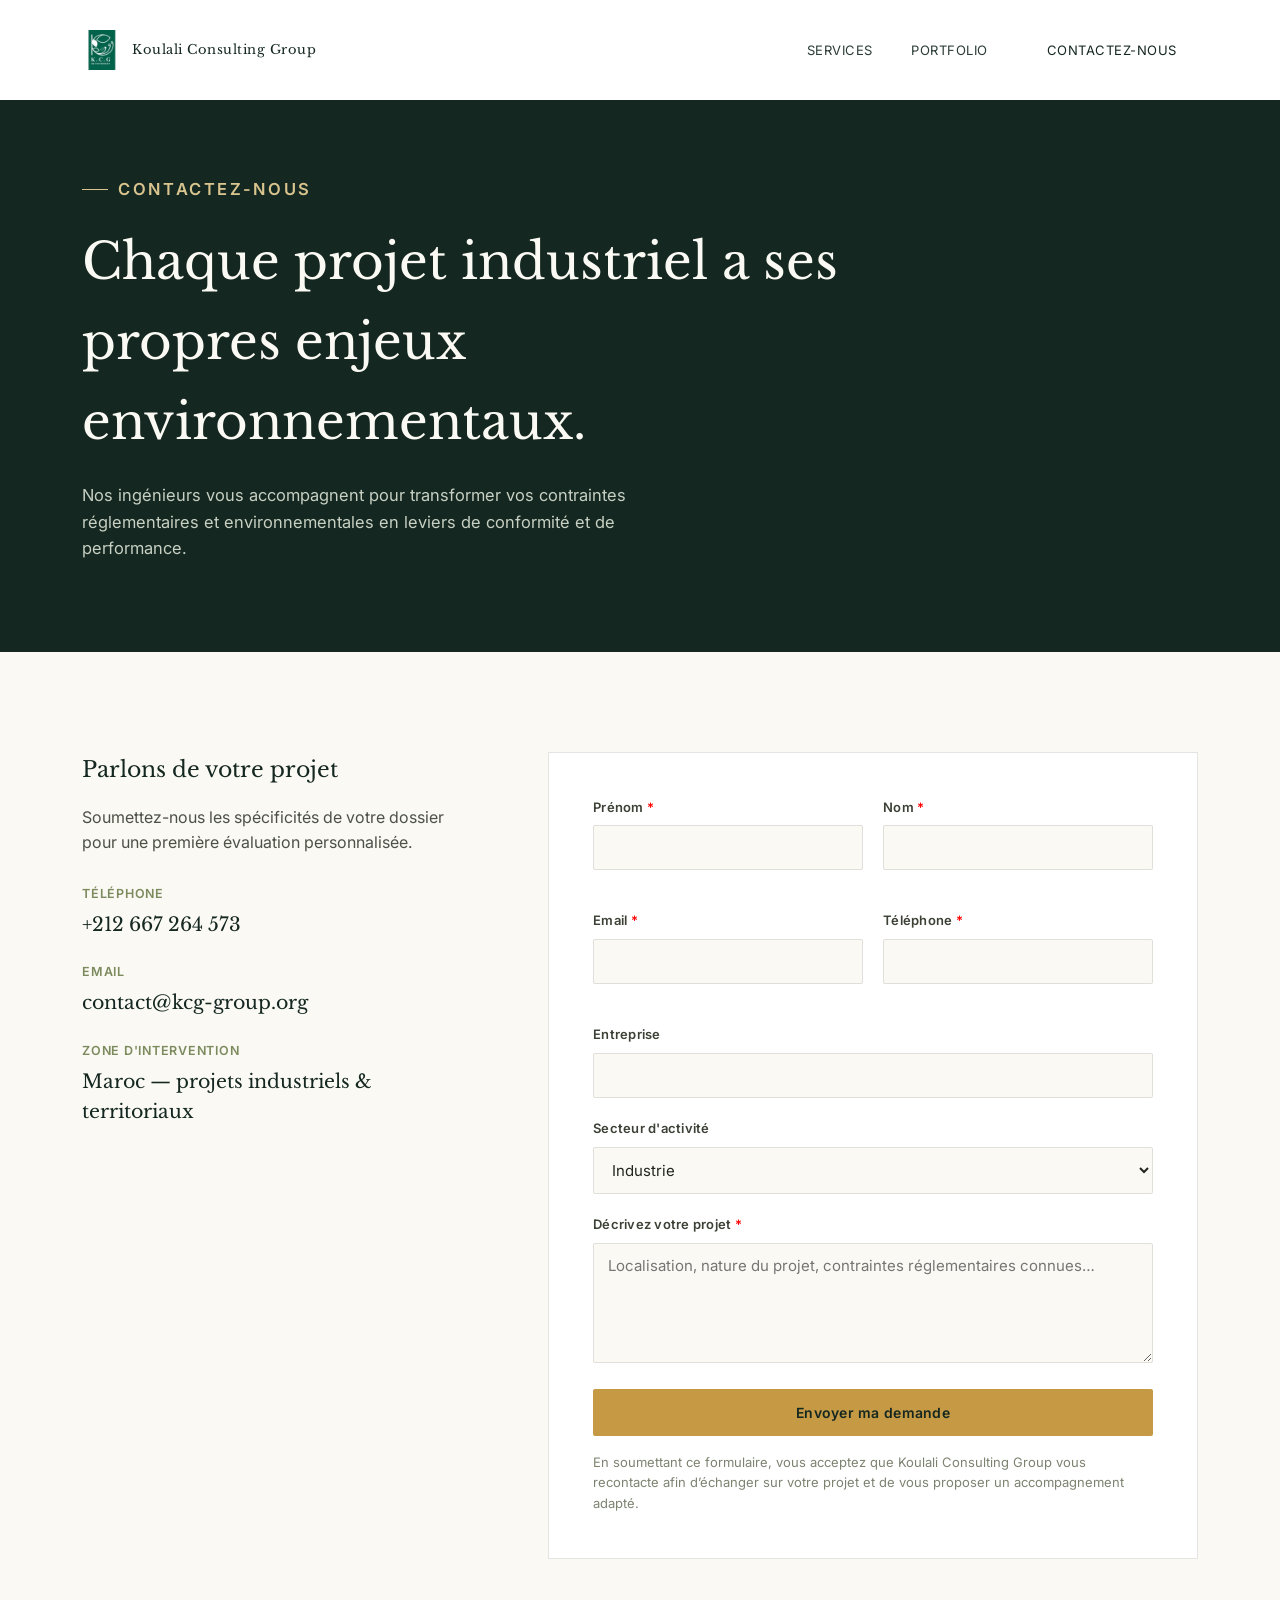
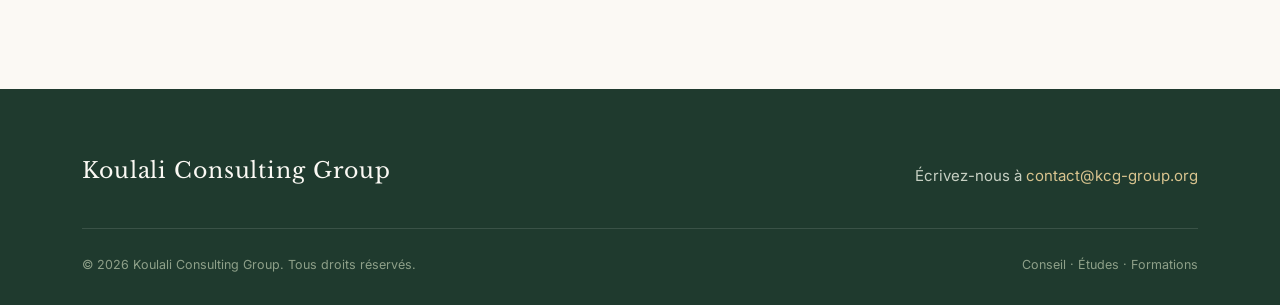
<file: contact.html>
<!doctype html>
<html lang="fr">
<head>
<meta charset="utf-8">
<meta name="viewport" content="width=device-width, initial-scale=1">
<title>Contactez-nous — Koulali Consulting Group</title>
<link rel="preconnect" href="https://fonts.gstatic.com" crossorigin>
<link rel="stylesheet" href="https://fonts.googleapis.com/css2?family=Libre+Baskerville:ital,wght@0,400;0,700;1,400&family=Inter:wght@400;500;600;700&display=swap">
<link rel="stylesheet" href="styles.css">
<link rel="icon" type="image/png" href="favicon.png" sizes="96x96">
</head>
<body>
  

<header id="siteHeader">
  <div class="wrap">
    <a href="index.html" class="logo">
      <img src="logo.png" alt="Koulali Consulting Group Logo" style="height: 40px; vertical-align: middle; margin-right: 10px;">
      Koulali Consulting Group
    </a>
    <nav id="siteNav">
      <button class="menu-toggle" id="menuToggle" aria-label="Ouvrir le menu">
        <span></span><span></span><span></span>
      </button>
      <ul>
        <li><a href="index.html#services">Services</a></li>
        <li><a href="portfolio.html">Portfolio</a></li>
        <li><a href="contact.html" class="cta">Contactez-nous</a></li>
      </ul>
    </nav>
  </div>
</header>

<section class="page-hero">
  <div class="wrap">
    <p class="eyebrow">Contactez-nous</p>
    <h1>Chaque projet industriel a ses propres enjeux environnementaux.</h1>
    <p>Nos ingénieurs vous accompagnent pour transformer vos contraintes réglementaires et environnementales en leviers de conformité et de performance.</p>
  </div>
</section>

<section class="contact-section">
  <div class="wrap contact-grid">

    <div class="contact-info">
      <h3>Parlons de votre projet</h3>
      <p>Soumettez-nous les spécificités de votre dossier pour une première évaluation personnalisée.</p>

      <div class="contact-detail">
        <div class="k">Téléphone</div>
        <a href="tel:+212667264573">+212 667 264 573</a>
      </div>
      <div class="contact-detail">
        <div class="k">Email</div>
        <a href="mailto:contact@kcg-group.org">contact@kcg-group.org</a>
      </div>
      <div class="contact-detail">
        <div class="k">Zone d'intervention</div>
        <span>Maroc — projets industriels &amp; territoriaux</span>
      </div>
    </div>

    <div class="form-card">
      <div class="form-success" id="formSuccess">
        Merci ! Votre message a bien été envoyé. Nous revenons vers vous rapidement.
      </div>

      <form id="contactForm">
        <div class="form-row">
          <div class="field">
            <label for="firstName">Prénom <span style="color: red;">*</span></label>
            <input type="text" id="firstName" name="firstName" required>
          </div>
          <div class="field">
            <label for="lastName">Nom <span style="color: red;">*</span></label>
            <input type="text" id="lastName" name="lastName" required>
          </div>
        </div>

        <div class="form-row">
          <div class="field">
            <label for="email">Email <span style="color: red;">*</span></label>
            <input type="email" id="email" name="email" required>
          </div>
          <div class="field">
            <label for="phone">Téléphone <span style="color: red;">*</span></label>
            <input type="tel" id="phone" name="phone">
          </div>
        </div>

        <div class="field">
          <label for="company">Entreprise</label>
          <input type="text" id="company" name="company">
        </div>

        <div class="field">
          <label for="sector">Secteur d'activité</label>
          <select id="sector" name="sector">
            <option>Industrie</option>
            <option>Logistique &amp; infrastructures</option>
            <option>Énergie</option>
            <option>Agroalimentaire</option>
            <option>Tourisme &amp; immobilier</option>
            <option>Autre</option>
          </select>
        </div>

        <div class="field">
          <label for="message">Décrivez votre projet <span style="color: red;">*</span></label>
          <textarea id="message" name="message" required placeholder="Localisation, nature du projet, contraintes réglementaires connues…"></textarea>
        </div>

        <button type="submit" class="btn btn-primary" id="submitBtn">Envoyer ma demande</button>
        <p class="form-note">En soumettant ce formulaire, vous acceptez que Koulali Consulting Group vous recontacte afin d’échanger sur votre projet et de vous proposer un accompagnement adapté.</p>
      </form>
    </div>

  </div>
</section>

<footer>
  <div class="wrap">
    <div class="footer-top">
      <a href="index.html" class="logo">Koulali Consulting Group</a>
      <p class="contact-line">Écrivez-nous à <a href="mailto:contact@kcg-group.org">contact@kcg-group.org</a></p>
    </div>
    <div class="footer-bottom">
      <span>© 2026 Koulali Consulting Group. Tous droits réservés.</span>
      <span>Conseil · Études · Formations</span>
    </div>
  </div>
</footer>

<script src="script.js"></script>
<script>
document.getElementById('contactForm').addEventListener('submit', async function(e) {
  e.preventDefault();
  const btn = document.getElementById('submitBtn');
  btn.textContent = 'Envoi en cours…';
  btn.disabled = true;

  const formData = new FormData(this);

  try {
    const response = await fetch('https://formspree.io/f/xjgqzwyw', {
      method: 'POST',
      body: formData,
      headers: { 'Accept': 'application/json' }
    });

    if (response.ok) {
      document.getElementById('contactForm').style.display = 'none';
      document.getElementById('formSuccess').style.display = 'block';
    } else {
      btn.textContent = 'Erreur — réessayez';
      btn.disabled = false;
    }
  } catch (error) {
    btn.textContent = 'Erreur — réessayez';
    btn.disabled = false;
  }
});
</script>
</body>
</html>
</file>
<file: styles.css>
:root{
    --forest:#1f3a2e;
    --forest-deep:#142720;
    --sand:#f3ede0;
    --ochre:#c69a45;
    --moss:#7c8b5e;
    --ink:#22261f;
    --paper:#fbf9f4;
    --line: rgba(34,38,31,0.12);
    --serif: 'Libre Baskerville', Georgia, serif;
    --sans: 'Inter', -apple-system, BlinkMacSystemFont, sans-serif;
    --container: 1180px;
  }

  *{box-sizing:border-box; margin:0; padding:0;}
  html{scroll-behavior:smooth;}
  body{
    font-family: var(--sans);
    color: var(--ink);
    background: var(--paper);
    line-height:1.6;
    -webkit-font-smoothing: antialiased;
  }
  img{max-width:100%; display:block;}
  a{color:inherit; text-decoration:none;}
  ul{list-style:none;}
  .wrap{max-width:var(--container); margin:0 auto; padding:0 32px;}
  
  .eyebrow{
    font-family: var(--sans);
    font-size:12.5px;
    letter-spacing:.16em;
    text-transform:uppercase;
    font-weight:600;
    color: var(--ochre);
    display:flex; align-items:center; gap:10px;
  }
  .eyebrow::before{
    content:"";
    width:26px; height:1px; background: var(--ochre);
    display:inline-block;
  }
  h1,h2,h3{ font-family: var(--serif); font-weight:400; color: var(--forest-deep); }
  h2{ font-size: clamp(30px,4vw,44px); line-height:1.15; letter-spacing:-.01em;}
  .btn{
    display:inline-flex; align-items:center; gap:10px;
    padding:14px 28px;
    border-radius:2px;
    font-family:var(--sans); font-weight:600; font-size:14px;
    letter-spacing:.02em;
    border:1px solid transparent;
    cursor:pointer;
    transition: all .25s ease;
  }
  
.button-wrapper {
  display: flex;
  justify-content: flex-end; /* Centers the button under the text */
}

/* Ensure the button matches your existing design */
.btn-secondary {
  background: transparent; 
  border: 1px solid #d9c48f;      
  color: #d9c48f;
  margin-top: 60px;                 
  padding: 12px 30px;
  text-decoration: none;
  font-weight: bold;
  transition: all 0.3s ease;
}

.btn-secondary:hover {
  background: #d9c48f;              /* Fills the background on hover */
  color: #000;                      /* Changes text to black on hover */
}
   
  .btn-primary{ background: var(--ochre); color: var(--forest-deep); }
  .btn-primary:hover{ background:#dbaf5c; transform:translateY(-1px);}
  .btn-outline{ border-color: rgba(255,255,255,.5); color:#fff; }
  .btn-outline:hover{ border-color:#fff; background:rgba(255,255,255,.08);}
  .btn-outline.dark{ border-color: rgba(34,38,31,.3); color: var(--forest-deep);}
  .btn-outline.dark:hover{ border-color: var(--forest-deep); background: rgba(31,58,46,.06);}

  /* ===== Header ===== */
  header{
    position:fixed; top:0; left:0; right:0; z-index:9999;
    padding:30px 0;
    background: #ffffff;
    box-shadow: 0 1px 0 var(--line);
    transition: background .35s ease, padding .35s ease, box-shadow .35s ease;
  }
  header .wrap{ display:flex; align-items:center; justify-content:space-between; }
  header.scrolled{
    background: #ffffff;
    backdrop-filter: blur(6px);
    padding:20px 0;
    box-shadow: 0 1px 0 var(--line);
  }
  
  .logo { 
  display: flex;
  align-items: center;
  font-family: var(--serif); 
  font-size: 13px; 
  letter-spacing: .04em; 
  color: var(--forest-deep); 
  transition: color .35s ease;
}
.logo img {
  height: 30px; /* Adjust this value based on your header's height */
  width: auto;
  margin-right: 12px; /* Adds space between the logo and text */
}
  .logo b{font-weight:700;}
  header.scrolled .logo{ color: var(--forest-deep); }
  nav ul{ display:flex; gap:38px; align-items:center; }
  nav a{
    font-size:13px; font-weight:400; letter-spacing:.04em; text-transform:uppercase;
    color:var(--forest-deep); opacity:.9; transition: color .35s ease, opacity .2s;
  }
  header.scrolled nav a{ color: var(--forest-deep); }
  nav a:hover{ opacity:.65; }
  nav a.cta{
    padding:10px 20px; border:1px solid rgba(255,255,255,.55); border-radius:2px; opacity:1;
  }
  header.scrolled nav a.cta{ border-color: rgba(31,58,46,.35); }
  nav a.cta:hover{ background:rgba(255,255,255,.12); }
  header.scrolled nav a.cta:hover{ background: rgba(31,58,46,.06); }
  .menu-toggle{ display:none; }

  /* ===== Hero ===== */
  .hero{
    position:relative;
    min-height: 92vh;
    display:flex; align-items:flex-end;
    background: linear-gradient(180deg, rgba(20,39,32,.35), rgba(15,28,23,.82)),
      url('https://images.squarespace-cdn.com/content/v1/6a2030fb1f6ac825b6d7515f/d8b0d832-1fa6-4586-a76b-be7e11b95d45/PL-52.jpg') center/cover no-repeat;
    padding: 160px 0 0;
    overflow:hidden;
  }
  .hero-inner{ max-width: 900px; margin: 0 auto; text-align: center; padding-bottom: 120px; }
  .hero-wrap {
  padding: 0 !important; /* Forces removal of the 32px padding for this section */
  max-width: 100%;       /* Allows it to occupy full screen width */
}
  .hero .eyebrow{ color:#d9c48f; margin-bottom:22px; }
  .hero .eyebrow::before{ background:#d9c48f; }
  .hero h1{
    font-size: clamp(36px, 5.4vw, 62px);
    line-height:1.12;
    color:#fdfcf8;
    margin-bottom:30px;
    max-width: 100%;
    text-align: center;
    white-space: normal;
  }
  .hero-actions{ display:flex; justify-content: center; gap:16px; flex-wrap:wrap; margin-top:24px;}
  .hero-divider{
    position:absolute; left:0; right:0; bottom:-1px; line-height:0;
  }
  .hero-divider svg{ width:100%; height:auto; display:block; }

  /* ===== About ===== */
  .about{ background: var(--paper); padding: 130px 0 110px; }
  .about .grid{
    display:grid; grid-template-columns: 0.9fr 1.1fr; gap:76px; align-items:center;
  }
  .about-media{ position:relative; }
  .about-media img{ border-radius:2px; }
  .about-media::before{
    content:"";
    position:absolute; top:-22px; left:-22px; width:60%; height:60%;
    border:1px solid var(--ochre);
    z-index:-1;
  }
  .about h2{ margin-bottom:24px; font-size:21px; max-width: 60ch}
  .about p{ color:#4c5147; font-size:16.5px; max-width: 60ch; margin-bottom:16px; text-align: justify;}
  .about p:last-of-type{ margin-bottom:0; }
  .about .kicker-line{ font-family: var(--serif); font-style:italic; color: var(--moss); font-size:17.5px; margin-top:26px; max-width: 60ch}



  /* ===== Notre histoire ===== */
  .hist{ background: var(--sand); padding: 70px 0 70px; }
  .hist .grid{
    display:grid; grid-template-columns: 1fr; align-items:center; justify-items: center;
  }
  .hist-media{ position:relative; }
  .hist-media img{ border-radius:2px; }
  .hist-media::before{
    content:"";
    position:absolute; top:-22px; left:-22px; width:40%; height:40%;
    border:1px solid var(--ochre);
    z-index:-1;
  }
  .hist h2{ margin-bottom:24px; }
  .hist p{ color:#20211e; font-size:16.5px; max-width: 100ch; margin-bottom:16px; text-align: justify;}
  .hist p:last-of-type{ margin-bottom:0; }
  .hist .kicker-line{ font-family: var(--serif); font-style:italic; color: var(--moss); font-size:19px; margin-top:26px; }






  /* ===== Services ===== */
  .services{ background: var(--forest); color:#f2efe6; padding: 130px 0; position:relative; }
  .services .head{ max-width: 640px; margin-bottom: 56px; }
  .services .eyebrow{ color:#d9c48f; }
  .services .eyebrow::before{ background:#d9c48f; }
  .services h2{ color:#fbf9f4; }
  .services > .wrap > p{ color:#c7d0c3; margin-top:18px; font-size:16.5px; max-width:56ch; }

  .tabs{ display:flex; gap:8px; flex-wrap:wrap; border-bottom:1px solid rgba(255,255,255,.14); margin-bottom:48px; }
  .tab-btn{
    background:none; border:none; cursor:pointer;
    font-family:var(--sans); color:#c7d0c3; font-size:14px; font-weight:600;
    letter-spacing:.03em; text-transform:uppercase;
    padding:14px 18px 16px;
    position:relative;
    transition: color .2s;
  }
  .tab-btn::after{
    content:""; position:absolute; left:18px; right:18px; bottom:-1px; height:2px;
    background: var(--ochre); transform: scaleX(0); transform-origin:left;
    transition: transform .25s ease;
  }
  .tab-btn:hover{ color:#fff; }
  .tab-btn.active{ color:#fff; }
  .tab-btn.active::after{ transform: scaleX(1); }

  .panel{ display:none; }
  .panel.active{ display:block; animation: fadein .4s ease; }
  @keyframes fadein{ from{opacity:0; transform:translateY(6px);} to{opacity:1; transform:none;} }

  .panel-tag{ font-family: var(--serif); font-style:italic; font-size:20px; color:#d9c48f; margin-bottom:34px; }

  .service-cards{ display:grid; grid-template-columns: repeat(3, 1fr); gap:1px; background: rgba(255,255,255,.14); border:1px solid rgba(255,255,255,.14); }
  .service-card{ background: var(--forest-deep); padding:34px 30px; }
  .service-card .leaf{ margin-bottom:20px; }
  .service-card h3{ color:#fbf9f4; font-size:19px; margin-bottom:12px; line-height:1.3; }
  .service-card p{ color:#b9c2b4; font-size:14.5px; }

  /* ===== Clients ===== */
  .clients{ padding:80px; background: #ffffff; }
  .clients h2{ text-align:center; margin-bottom:16px; }
  .clients .sub{ text-align:center; color:#5c6153; margin-bottom:56px; }
.logo-grid {
  display: flex;
  flex-wrap: wrap; /* Allows wrapping on smaller screens */
  justify-content: center;
  align-items: center;
  gap: 30px 50px;
  max-width: 1200px;
  margin: 0 auto; /* Centers the whole block */
  padding: 0 20px; /* Removes excessive side padding */
}
.logo-cell {
  background: transparent;
  display: flex;
  align-items: center;
  justify-content: center;
  padding: 0;
}
.logo-cell img {
  max-height: 120px; /* Adjust height to match the look in image_3aa4df.png */
  width: auto;
  filter: none; /* Keep the original colors as seen in the image */
  opacity: 1;
  transition: transform .3s ease;
}
  .logo-cell:hover img{ transform: scale(1.04); }

  /* ===== CTA banner ===== */
  .cta-banner{
    background: var(--forest-deep); color:#fff; padding:90px 0;
    text-align:center;
  }
  .cta-banner h2{ color:#fbf9f4; margin-bottom:26px; }
  .cta-banner p{ color:#c7d0c3; max-width:50ch; margin:0 auto 34px; }

  /* ===== Contact / Footer ===== */
  footer{ background: var(--forest); color:#c7d0c3; padding: 64px 0 30px; }
  .footer-top{
    display:flex; justify-content:space-between; align-items:flex-end; flex-wrap:wrap; gap:30px;
    padding-bottom:40px; border-bottom:1px solid rgba(255,255,255,.12); margin-bottom:26px;
  }
  footer .logo{ color:#fbf9f4; font-size:22px; }
  footer .contact-line{ font-size:15px; }
  footer .contact-line a{ color:#d9c48f; }
  .footer-bottom{ display:flex; justify-content:space-between; font-size:12.5px; color:#8ea089; flex-wrap:wrap; gap:10px;}

  /* ===== Responsive ===== */
  @media (max-width: 900px){
    .about .grid{ grid-template-columns:1fr; gap:44px; }
    .about-media{ order:-1; }
    .hist .grid{ grid-template-columns:1fr; gap:44px; }
    .hist-media{ order:-1; }
    .service-cards{ grid-template-columns: 1fr 1fr; }
    .logo-grid{ grid-template-columns: repeat(3,1fr); }
  }
  @media (max-width: 720px){
    nav ul{
      position:fixed; inset:0 0 0 30%; top:0; height:100vh;
      background: var(--forest-deep);
      flex-direction:column; justify-content:center; align-items:flex-start;
      padding:40px; gap:26px;
      transform: translateX(100%); transition: transform .35s ease;
    }
    nav ul a{ color:#fbf9f4 !important; font-size:16px; }
    nav.open ul{ transform: translateX(0); }
    .menu-toggle{
      display:flex; flex-direction:column; gap:5px; background:none; border:none; cursor:pointer; z-index:200;
      padding:6px;
    }
    .menu-toggle span{ width:24px; height:2px; background:#fff; transition:.3s; }
    header.scrolled .menu-toggle span{ background: var(--forest-deep); }
    .service-cards{ grid-template-columns: 1fr; }
    .logo-grid{ grid-template-columns: repeat(2,1fr); }
    .hero-inner{ padding-bottom:90px; }
  }

.carousel-container {
  width: 100vw; /* Forces the container to be the full width of the viewport */
  position: relative;
  left: 50%;
  right: 50%;
  margin-left: -50vw; /* Pulls the container to the left edge */
  margin-right: -50vw; /* Pulls the container to the right edge */
  overflow: hidden;
}

.carousel-track {
  display: flex;
  gap: 60px; /* Space between logos */
  justify-content: flex-start;
  animation: scroll 35s linear infinite;
  width: max-content;
}

@keyframes scroll {
  from { transform: translateX(0); }
  to { transform: translateX(-50%); } /* Scrolls through the first set */
}


/* ===== Page intro (Portfolio / Contact headers) ===== */
.page-hero{
  background: var(--forest-deep);
  color:#f2efe6;
  padding: 176px 0 90px;
}
.page-hero .eyebrow{ color:#d9c48f; margin-bottom:20px; }
.page-hero .eyebrow::before{ background:#d9c48f; }
.page-hero h1{ color:#fbf9f4; font-size:clamp(32px,4.6vw,50px); max-width:22ch; margin-bottom:20px; }
.page-hero p{ color:#c7d0c3; max-width:62ch; font-size:16.5px; }

/* ===== Portfolio: stats + filter bar ===== */
.portfolio-stats{ background: var(--paper); padding:70px 0 0; }
.stats-row{
  display:flex; gap:0; border:1px solid var(--line); margin-bottom:56px;
}
.stat{
  flex:1; padding:26px 30px; border-right:1px solid var(--line);
}
.stat:last-child{ border-right:none; }
.stat .num{ font-family: var(--serif); font-size:34px; color:var(--forest-deep); line-height:1; }
.stat .label{ font-size:13px; color:#6b7062; margin-top:6px; letter-spacing:.02em; }

.filter-bar{
  display:flex; align-items:center; justify-content:space-between; gap:20px; flex-wrap:wrap;
  padding-bottom:24px; margin-bottom:0;
}
.filter-bar .filter-left{ display:flex; align-items:center; gap:14px; flex-wrap:wrap; }
.filter-bar label{ font-size:13px; font-weight:600; letter-spacing:.03em; text-transform:uppercase; color:#5c6153; }
.select-wrap{ position:relative; }
.select-wrap select{
  appearance:none;
  font-family: var(--sans); font-size:14.5px; color: var(--forest-deep);
  background: var(--paper); border:1px solid var(--line); border-radius:2px;
  padding:11px 40px 11px 16px; cursor:pointer; min-width:220px;
}
.select-wrap::after{
  content:"▾"; position:absolute; right:16px; top:50%; transform:translateY(-50%);
  color: var(--moss); pointer-events:none; font-size:12px;
}
.filter-count{ font-size:14px; color:#5c6153; }
.filter-count b{ color: var(--forest-deep); font-family:var(--serif); font-size:17px; }

.map-shell{
  border:1px solid var(--line);
  background:#eef0e8;
  min-height: 560px;
  margin-bottom:20px;
  position:relative;
  display:flex; align-items:center; justify-content:center;
}
.map-shell .map-placeholder-note{
  font-size:13.5px; color:#7d8371; text-align:center; max-width:340px; line-height:1.6;
}
.map-hint{ font-size:13.5px; color:#7d8371; margin-bottom:56px; }

/* ===== Portfolio CTA ===== */
.infra-cta{
  background: var(--forest);
  color:#f2efe6;
  padding:90px 0;
}
.infra-cta .wrap{ display:flex; align-items:center; justify-content:space-between; gap:40px; flex-wrap:wrap; }
.infra-cta h2{ color:#fbf9f4; font-size:clamp(26px,3.4vw,36px); max-width:26ch; }
.infra-cta p{ color:#c7d0c3; max-width:42ch; margin-top:14px; }
.infra-cta .btn{ flex-shrink:0; }

/* ===== Contact page ===== */
.contact-section{ background: var(--paper); padding: 100px 0 130px; }
.contact-grid{
  display:grid; grid-template-columns: 1fr 1.3fr; gap:70px; align-items:flex-start;
}
.contact-info h3{ font-size:22px; color:var(--forest-deep); margin-bottom:18px; }
.contact-info p{ color:#4c5147; margin-bottom:28px; font-size:16px; }
.contact-detail{ margin-bottom:22px; }
.contact-detail .k{ font-size:12.5px; letter-spacing:.06em; text-transform:uppercase; color:var(--moss); font-weight:600; margin-bottom:6px; }
.contact-detail a, .contact-detail span{ font-family:var(--serif); font-size:19px; color:var(--forest-deep); }
.contact-detail a:hover{ color: var(--ochre); }

.form-card{
  background:#fff; border:1px solid var(--line); padding:44px;
}
.form-row{ display:grid; grid-template-columns:1fr 1fr; gap:20px; margin-bottom:20px; }
.field{ display:flex; flex-direction:column; gap:8px; margin-bottom:20px; }
.field label{ font-size:13px; font-weight:600; letter-spacing:.02em; color:#3c4136; }
.field input, .field select, .field textarea{
  font-family: var(--sans); font-size:15px; color: var(--ink);
  border:1px solid var(--line); border-radius:2px; padding:12px 14px;
  background: var(--paper);
}
.field textarea{ resize:vertical; min-height:120px; }
.field input:focus, .field select:focus, .field textarea:focus{
  outline:none; border-color: var(--moss);
}
.form-card .btn-primary{ width:100%; justify-content:center; margin-top:6px; }
.form-note{ font-size:13px; color:#7d8371; margin-top:16px; }
.form-success{
  display:none; background:#eef3e8; border:1px solid var(--moss); color:#334a2a;
  padding:16px 18px; font-size:14.5px; margin-bottom:20px; border-radius:2px;
}
.form-success.show{ display:block; }

@media (max-width: 900px){
  .contact-grid{ grid-template-columns:1fr; }
  .stats-row{ flex-direction:column; }
  .stat{ border-right:none; border-bottom:1px solid var(--line); }
  .stat:last-child{ border-bottom:none; }
  .infra-cta .wrap{ flex-direction:column; align-items:flex-start; }
  .form-row{ grid-template-columns:1fr; }
}
</file>
